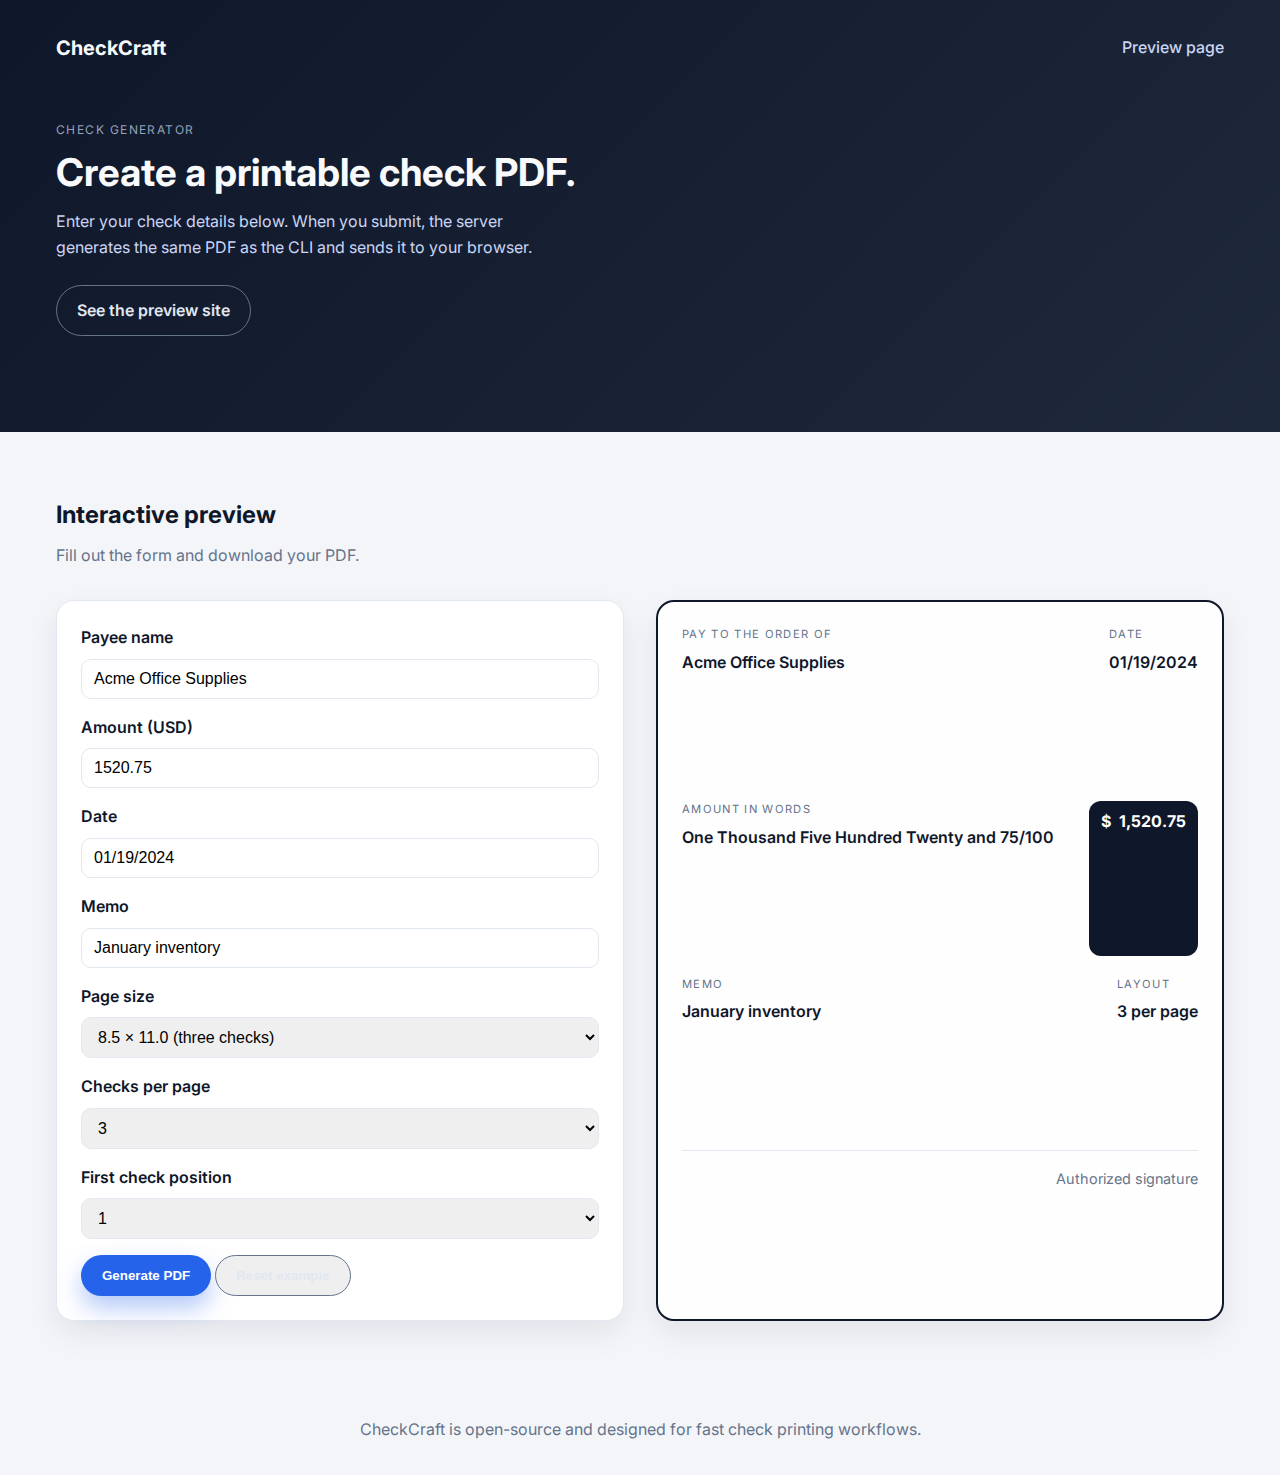
<file: site/index.html>
<!DOCTYPE html>
<html lang="en">
  <head>
    <meta charset="UTF-8" />
    <meta name="viewport" content="width=device-width, initial-scale=1" />
    <title>CheckCraft — Check Generator</title>
    <link rel="stylesheet" href="styles.css" />
    <link rel="preconnect" href="https://fonts.googleapis.com" />
    <link rel="preconnect" href="https://fonts.gstatic.com" crossorigin />
    <link
      href="https://fonts.googleapis.com/css2?family=Inter:wght@400;500;600;700&display=swap"
      rel="stylesheet"
    />
  </head>
  <body>
    <header class="hero">
      <nav class="nav">
        <div class="logo">CheckCraft</div>
        <div class="nav-links">
          <a href="/preview.html">Preview page</a>
        </div>
      </nav>
      <div class="hero-content">
        <div>
          <p class="tag">Check generator</p>
          <h1>Create a printable check PDF.</h1>
          <p class="subtitle">
            Enter your check details below. When you submit, the server generates
            the same PDF as the CLI and sends it to your browser.
          </p>
          <div class="hero-actions">
            <a class="button ghost" href="/preview.html">See the preview site</a>
          </div>
        </div>
      </div>
    </header>

    <main>
      <section id="preview" class="section preview">
        <div class="section-header">
          <h2>Interactive preview</h2>
          <p>Fill out the form and download your PDF.</p>
        </div>
        <div class="preview-grid">
          <form class="card form" id="check-form" method="post" action="/generate">
            <label>
              Payee name
              <input type="text" name="payee" value="Acme Office Supplies" />
            </label>
            <label>
              Amount (USD)
              <input type="number" name="amount" step="0.01" value="1520.75" />
            </label>
            <label>
              Date
              <input type="text" name="date" value="01/19/2024" />
            </label>
            <label>
              Memo
              <input type="text" name="memo" value="January inventory" />
            </label>
            <label>
              Page size
              <select name="page_size" id="page-size">
                <option value="single">8.5 × 4.0 (one check)</option>
                <option value="double">8.5 × 7.5 (two checks)</option>
                <option value="triple" selected>8.5 × 11.0 (three checks)</option>
                <option value="custom">Custom</option>
              </select>
            </label>
            <div class="custom-size" id="custom-size" hidden>
              <label>
                Custom width (inches)
                <input type="number" name="custom_width" step="0.1" value="8.5" />
              </label>
              <label>
                Custom height (inches)
                <input type="number" name="custom_height" step="0.1" value="11" />
              </label>
            </div>
            <label>
              Checks per page
              <select name="checks_per_page">
                <option value="1">1</option>
                <option value="2">2</option>
                <option value="3" selected>3</option>
              </select>
            </label>
            <label>
              First check position
              <select name="position">
                <option value="1" selected>1</option>
                <option value="2">2</option>
                <option value="3">3</option>
              </select>
            </label>
            <button class="button primary" type="submit">Generate PDF</button>
            <button class="button ghost" type="button" id="reset">Reset example</button>
          </form>

          <div class="card check-preview" aria-live="polite">
            <div class="check-top">
              <div>
                <p class="label">Pay to the order of</p>
                <p class="payee" id="preview-payee">Acme Office Supplies</p>
              </div>
              <div>
                <p class="label">Date</p>
                <p class="value" id="preview-date">01/19/2024</p>
              </div>
            </div>
            <div class="check-middle">
              <div>
                <p class="label">Amount in words</p>
                <p class="value" id="preview-words">One Thousand Five Hundred Twenty and 75/100</p>
              </div>
              <div class="amount-box">
                <span>$</span>
                <span id="preview-amount">1,520.75</span>
              </div>
            </div>
            <div class="check-bottom">
              <div>
                <p class="label">Memo</p>
                <p class="value" id="preview-memo">January inventory</p>
              </div>
              <div>
                <p class="label">Layout</p>
                <p class="value" id="preview-layout">3 per page</p>
              </div>
            </div>
            <div class="signature">Authorized signature</div>
          </div>
        </div>
      </section>
    </main>

    <footer>
      <p>CheckCraft is open-source and designed for fast check printing workflows.</p>
    </footer>

    <script src="app.js"></script>
  </body>
</html>
</file>
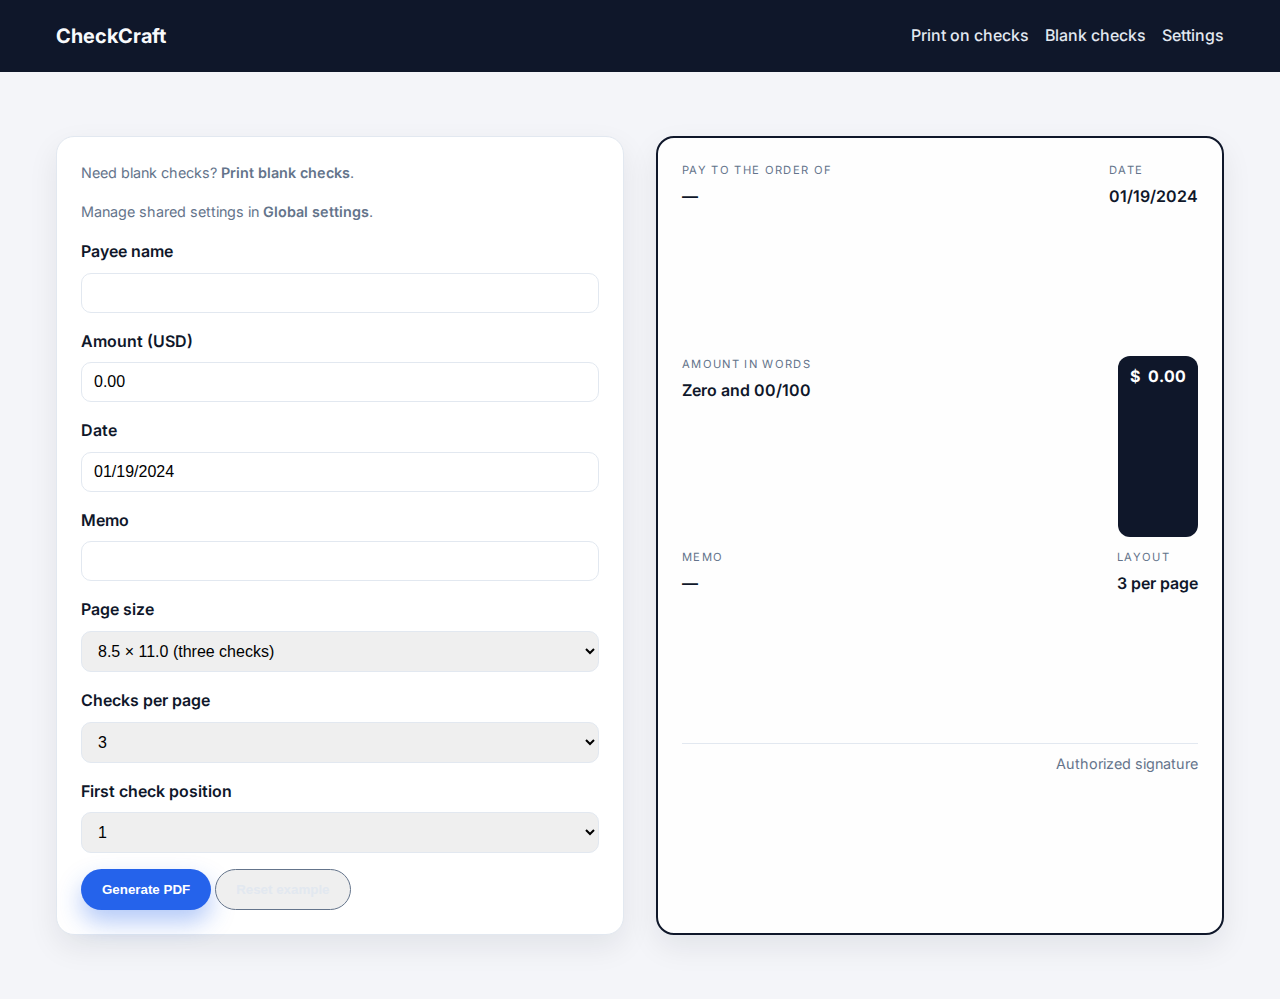
<file: site/generate_check.html>
<!DOCTYPE html>
<html lang="en">
  <head>
    <meta charset="UTF-8" />
    <meta name="viewport" content="width=device-width, initial-scale=1" />
    <title>CheckCraft — Print-ready checks, made simple</title>
    <link rel="stylesheet" href="styles.css" />
    <link rel="preconnect" href="https://fonts.googleapis.com" />
    <link rel="preconnect" href="https://fonts.gstatic.com" crossorigin />
    <link
      href="https://fonts.googleapis.com/css2?family=Inter:wght@400;500;600;700&display=swap"
      rel="stylesheet"
    />
  </head>
  <body>
    <header id="top-nav"></header>
    <main>
      <section id="preview" class="section preview">
        <div class="preview-grid">
          <form class="card form" id="check-form" method="post" action="/generate">
            <p class="form-note">
              Need blank checks? <a href="/blank_checks.html">Print blank checks</a>.
            </p>
            <p class="form-note">
              Manage shared settings in <a href="/settings.html">Global settings</a>.
            </p>
            <label>
              Payee name
              <input type="text" name="payee" value="" />
            </label>
            <label>
              Amount (USD)
              <input type="number" name="amount" step="0.01" value="0.00" />
            </label>
            <label>
              Date
              <input type="text" name="date" value="01/19/2024" />
            </label>
            <label>
              Memo
              <input type="text" name="memo" value="" />
            </label>
            <label>
              Page size
              <select name="page_size" id="page-size">
                <option value="single">8.5 × 4.0 (one check)</option>
                <option value="double">8.5 × 7.5 (two checks)</option>
                <option value="triple" selected>8.5 × 11.0 (three checks)</option>
                <option value="custom">Custom</option>
              </select>
            </label>
            <div class="custom-size" id="custom-size" hidden>
              <label>
                Custom width (inches)
                <input type="number" name="custom_width" step="0.1" value="8.5" />
              </label>
              <label>
                Custom height (inches)
                <input type="number" name="custom_height" step="0.1" value="11" />
              </label>
            </div>
            <label>
              Checks per page
              <select name="checks_per_page">
                <option value="1">1</option>
                <option value="2">2</option>
                <option value="3" selected>3</option>
              </select>
            </label>
            <label>
              First check position
              <select name="position">
                <option value="1" selected>1</option>
                <option value="2">2</option>
                <option value="3">3</option>
              </select>
            </label>
            <button class="button primary" type="submit">Generate PDF</button>
            <button class="button ghost" type="button" id="reset">Reset example</button>
          </form>

          <div class="card check-preview compact" aria-live="polite">
            <div class="check-top">
              <div>
                <p class="label">Pay to the order of</p>
                <p class="payee" id="preview-payee">—</p>
              </div>
              <div>
                <p class="label">Date</p>
                <p class="value" id="preview-date">01/19/2024</p>
              </div>
            </div>
            <div class="check-middle">
              <div>
                <p class="label">Amount in words</p>
                <p class="value" id="preview-words">Zero and 00/100</p>
              </div>
              <div class="amount-box">
                <span>$</span>
                <span id="preview-amount">0.00</span>
              </div>
            </div>
            <div class="check-bottom">
              <div>
                <p class="label">Memo</p>
                <p class="value" id="preview-memo">—</p>
              </div>
              <div>
                <p class="label">Layout</p>
                <p class="value" id="preview-layout">3 per page</p>
              </div>
            </div>
            <div class="signature">Authorized signature</div>
          </div>
        </div>
      </section>
    </main>

    <script src="nav.js"></script>
    <script src="app.js"></script>
  </body>
</html>
</file>
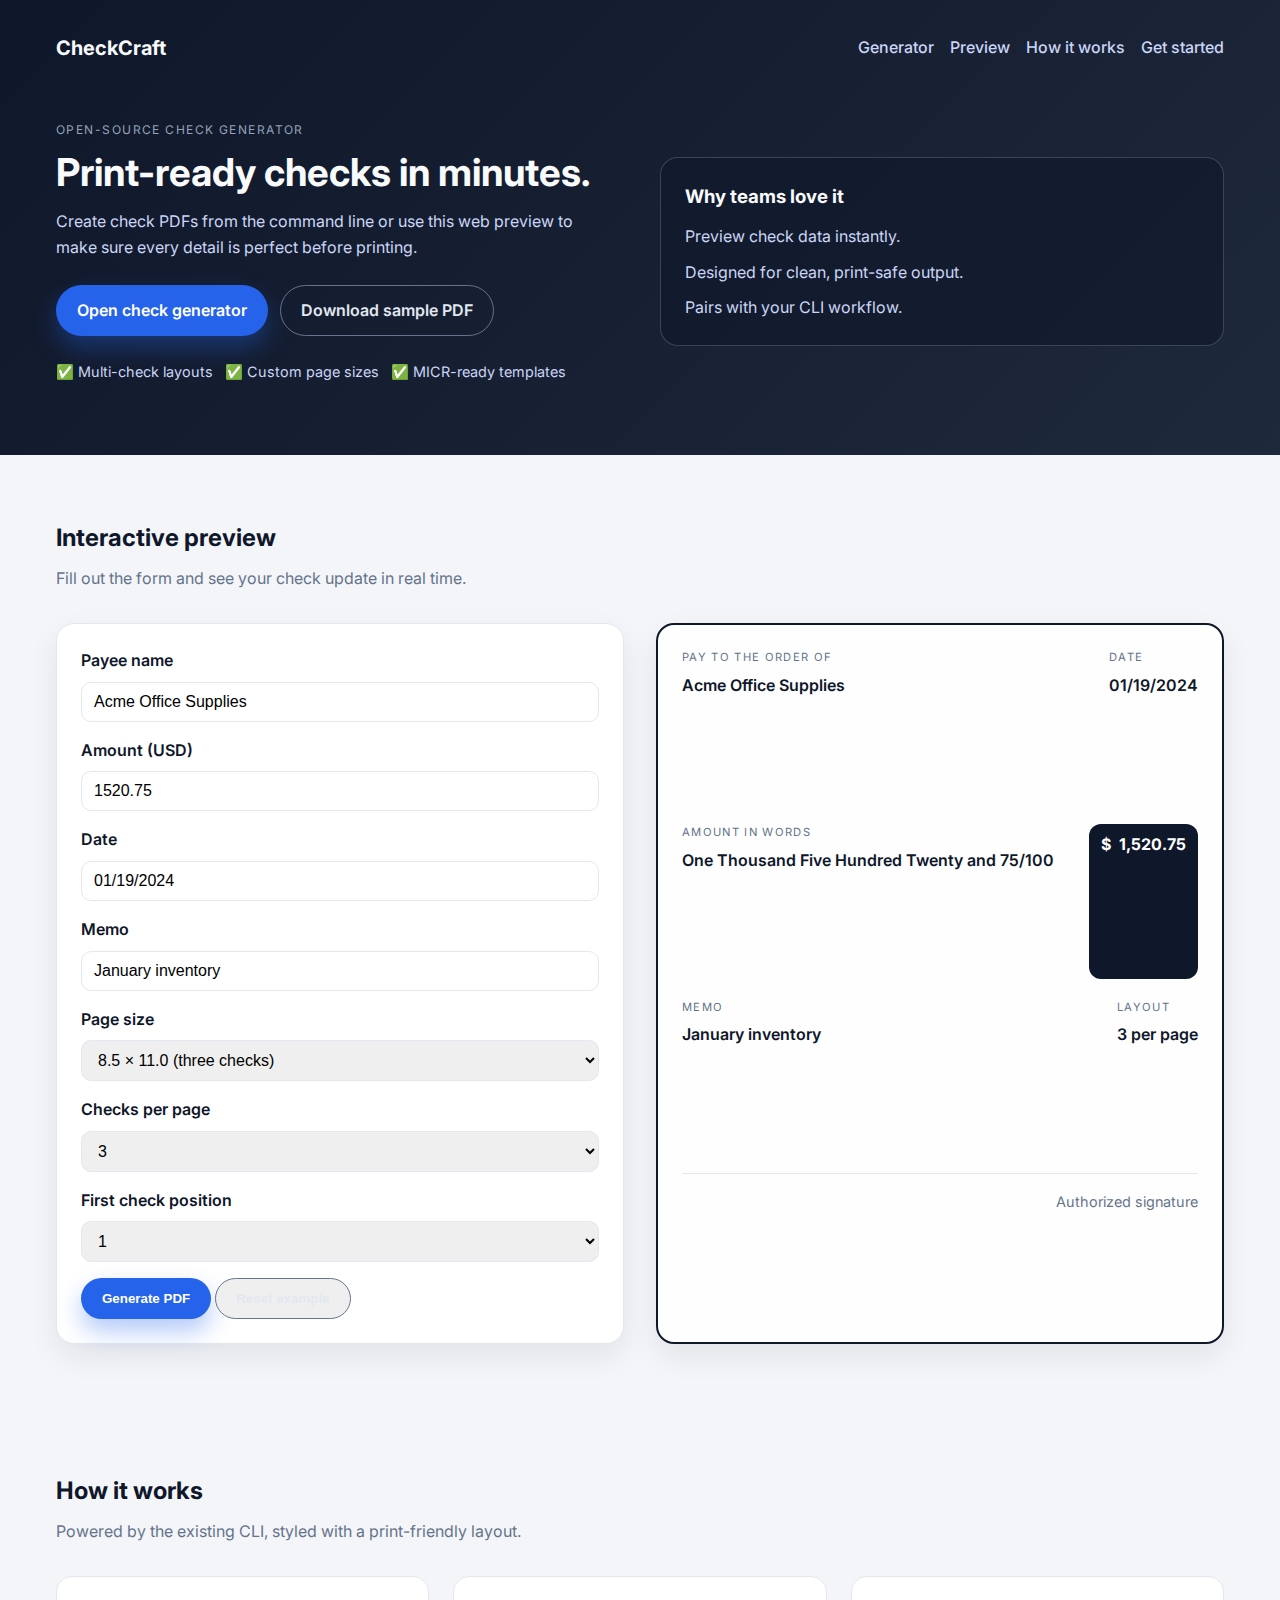
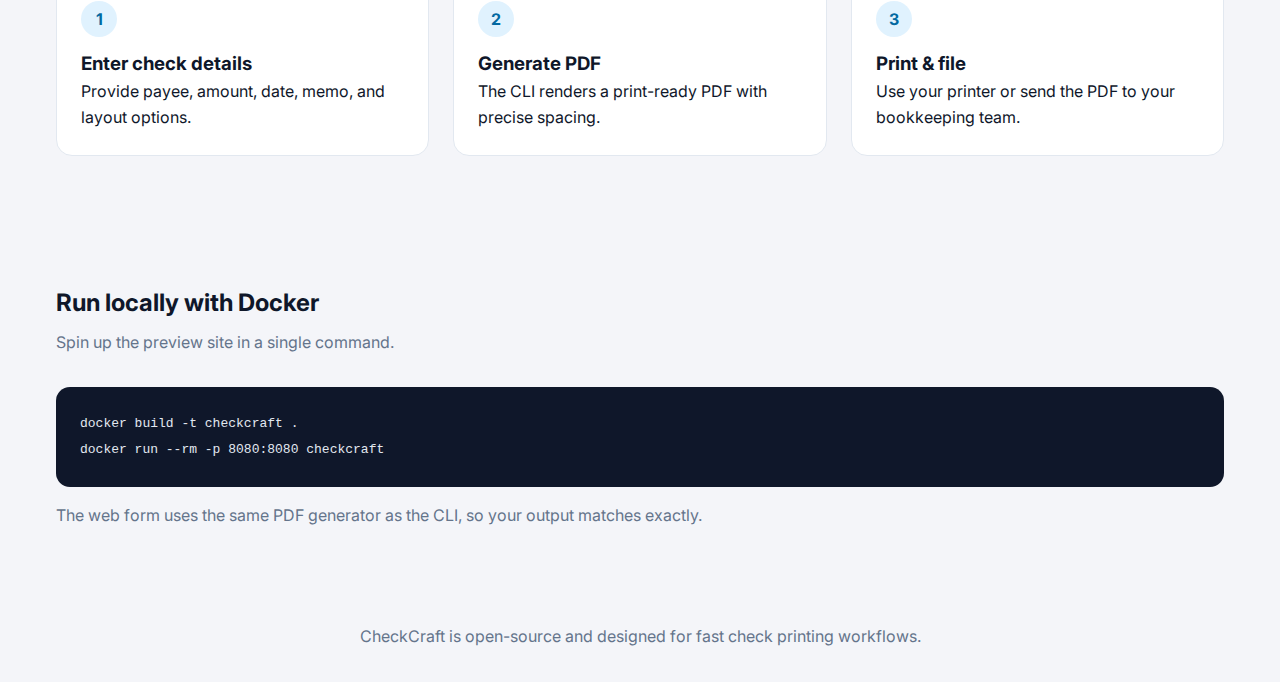
<file: site/preview.html>
<!DOCTYPE html>
<html lang="en">
  <head>
    <meta charset="UTF-8" />
    <meta name="viewport" content="width=device-width, initial-scale=1" />
    <title>CheckCraft — Print-ready checks, made simple</title>
    <link rel="stylesheet" href="styles.css" />
    <link rel="preconnect" href="https://fonts.googleapis.com" />
    <link rel="preconnect" href="https://fonts.gstatic.com" crossorigin />
    <link
      href="https://fonts.googleapis.com/css2?family=Inter:wght@400;500;600;700&display=swap"
      rel="stylesheet"
    />
  </head>
  <body>
    <header class="hero">
      <nav class="nav">
        <div class="logo">CheckCraft</div>
        <div class="nav-links">
          <a href="/">Generator</a>
          <a href="#preview">Preview</a>
          <a href="#how">How it works</a>
          <a href="#get-started">Get started</a>
        </div>
      </nav>
      <div class="hero-content">
        <div>
          <p class="tag">Open-source check generator</p>
          <h1>Print-ready checks in minutes.</h1>
          <p class="subtitle">
            Create check PDFs from the command line or use this web preview to make
            sure every detail is perfect before printing.
          </p>
          <div class="hero-actions">
            <a class="button primary" href="/">Open check generator</a>
            <a class="button ghost" href="sample-check.pdf" download>Download sample PDF</a>
          </div>
          <div class="hero-badges">
            <span>✅ Multi-check layouts</span>
            <span>✅ Custom page sizes</span>
            <span>✅ MICR-ready templates</span>
          </div>
        </div>
        <div class="hero-card">
          <h3>Why teams love it</h3>
          <ul>
            <li>Preview check data instantly.</li>
            <li>Designed for clean, print-safe output.</li>
            <li>Pairs with your CLI workflow.</li>
          </ul>
        </div>
      </div>
    </header>

    <main>
      <section id="preview" class="section preview">
        <div class="section-header">
          <h2>Interactive preview</h2>
          <p>Fill out the form and see your check update in real time.</p>
        </div>
        <div class="preview-grid">
          <form class="card form" id="check-form" method="post" action="/generate">
            <label>
              Payee name
              <input type="text" name="payee" value="Acme Office Supplies" />
            </label>
            <label>
              Amount (USD)
              <input type="number" name="amount" step="0.01" value="1520.75" />
            </label>
            <label>
              Date
              <input type="text" name="date" value="01/19/2024" />
            </label>
            <label>
              Memo
              <input type="text" name="memo" value="January inventory" />
            </label>
            <label>
              Page size
              <select name="page_size" id="page-size">
                <option value="single">8.5 × 4.0 (one check)</option>
                <option value="double">8.5 × 7.5 (two checks)</option>
                <option value="triple" selected>8.5 × 11.0 (three checks)</option>
                <option value="custom">Custom</option>
              </select>
            </label>
            <div class="custom-size" id="custom-size" hidden>
              <label>
                Custom width (inches)
                <input type="number" name="custom_width" step="0.1" value="8.5" />
              </label>
              <label>
                Custom height (inches)
                <input type="number" name="custom_height" step="0.1" value="11" />
              </label>
            </div>
            <label>
              Checks per page
              <select name="checks_per_page">
                <option value="1">1</option>
                <option value="2">2</option>
                <option value="3" selected>3</option>
              </select>
            </label>
            <label>
              First check position
              <select name="position">
                <option value="1" selected>1</option>
                <option value="2">2</option>
                <option value="3">3</option>
              </select>
            </label>
            <button class="button primary" type="submit">Generate PDF</button>
            <button class="button ghost" type="button" id="reset">Reset example</button>
          </form>

          <div class="card check-preview" aria-live="polite">
            <div class="check-top">
              <div>
                <p class="label">Pay to the order of</p>
                <p class="payee" id="preview-payee">Acme Office Supplies</p>
              </div>
              <div>
                <p class="label">Date</p>
                <p class="value" id="preview-date">01/19/2024</p>
              </div>
            </div>
            <div class="check-middle">
              <div>
                <p class="label">Amount in words</p>
                <p class="value" id="preview-words">One Thousand Five Hundred Twenty and 75/100</p>
              </div>
              <div class="amount-box">
                <span>$</span>
                <span id="preview-amount">1,520.75</span>
              </div>
            </div>
            <div class="check-bottom">
              <div>
                <p class="label">Memo</p>
                <p class="value" id="preview-memo">January inventory</p>
              </div>
              <div>
                <p class="label">Layout</p>
                <p class="value" id="preview-layout">3 per page</p>
              </div>
            </div>
            <div class="signature">Authorized signature</div>
          </div>
        </div>
      </section>

      <section id="how" class="section steps">
        <div class="section-header">
          <h2>How it works</h2>
          <p>Powered by the existing CLI, styled with a print-friendly layout.</p>
        </div>
        <div class="steps-grid">
          <div class="step">
            <span>1</span>
            <h3>Enter check details</h3>
            <p>Provide payee, amount, date, memo, and layout options.</p>
          </div>
          <div class="step">
            <span>2</span>
            <h3>Generate PDF</h3>
            <p>The CLI renders a print-ready PDF with precise spacing.</p>
          </div>
          <div class="step">
            <span>3</span>
            <h3>Print &amp; file</h3>
            <p>Use your printer or send the PDF to your bookkeeping team.</p>
          </div>
        </div>
      </section>

      <section id="get-started" class="section get-started">
        <div class="section-header">
          <h2>Run locally with Docker</h2>
          <p>Spin up the preview site in a single command.</p>
        </div>
        <div class="code-block">
          <code>
            docker build -t checkcraft .
            <br />
            docker run --rm -p 8080:8080 checkcraft
          </code>
        </div>
        <p class="note">
          The web form uses the same PDF generator as the CLI, so your output
          matches exactly.
        </p>
      </section>
    </main>

    <footer>
      <p>CheckCraft is open-source and designed for fast check printing workflows.</p>
    </footer>

    <script src="app.js"></script>
  </body>
</html>
</file>
<file: site/styles.css>
:root {
  color-scheme: light;
  --bg: #f4f5f9;
  --card: #ffffff;
  --text: #0f172a;
  --muted: #64748b;
  --primary: #2563eb;
  --primary-dark: #1e40af;
  --border: #e2e8f0;
  --accent: #0f766e;
  font-family: "Inter", system-ui, -apple-system, sans-serif;
}

* {
  box-sizing: border-box;
  margin: 0;
  padding: 0;
}

body {
  background: var(--bg);
  color: var(--text);
  line-height: 1.6;
}

a {
  color: inherit;
  text-decoration: none;
}

.hero {
  background: linear-gradient(135deg, #0f172a, #1e293b);
  color: #f8fafc;
  padding: 32px 56px 72px;
}

.nav {
  display: flex;
  align-items: center;
  justify-content: space-between;
  margin-bottom: 56px;
}

.nav-links {
  display: flex;
  flex-wrap: wrap;
  gap: 16px;
}

.logo {
  font-weight: 700;
  font-size: 1.25rem;
}

.nav-links a {
  font-weight: 500;
  color: #cbd5f5;
}

#top-nav {
  background: #0f172a;
  color: #f8fafc;
  padding: 20px 56px;
}

#top-nav .nav {
  margin-bottom: 0;
}

#top-nav .nav-links a {
  color: #e2e8f0;
}

.hero-content {
  display: grid;
  grid-template-columns: repeat(auto-fit, minmax(260px, 1fr));
  gap: 40px;
  align-items: center;
}

.tag {
  text-transform: uppercase;
  letter-spacing: 0.12em;
  font-size: 0.75rem;
  color: #94a3b8;
  margin-bottom: 12px;
}

.hero h1 {
  font-size: clamp(2.3rem, 3vw, 3.2rem);
  line-height: 1.1;
  margin-bottom: 16px;
}

.subtitle {
  color: #cbd5f5;
  max-width: 520px;
  margin-bottom: 24px;
}

.hero-actions {
  display: flex;
  flex-wrap: wrap;
  gap: 12px;
  margin-bottom: 24px;
}

.button {
  display: inline-flex;
  align-items: center;
  justify-content: center;
  padding: 12px 20px;
  border-radius: 999px;
  border: 1px solid transparent;
  font-weight: 600;
  transition: transform 0.2s ease, box-shadow 0.2s ease;
}

.button.primary {
  background: var(--primary);
  color: #fff;
  box-shadow: 0 12px 24px rgba(37, 99, 235, 0.35);
}

.button.primary:hover {
  transform: translateY(-1px);
  box-shadow: 0 16px 30px rgba(37, 99, 235, 0.4);
}

.button.ghost {
  border-color: #64748b;
  color: #e2e8f0;
}

.hero-badges {
  display: flex;
  flex-wrap: wrap;
  gap: 12px;
  font-size: 0.9rem;
  color: #cbd5f5;
}

.hero-card {
  background: rgba(15, 23, 42, 0.6);
  border: 1px solid rgba(148, 163, 184, 0.3);
  padding: 24px;
  border-radius: 18px;
}

.hero-card h3 {
  margin-bottom: 12px;
}

.hero-card ul {
  list-style: none;
  display: grid;
  gap: 10px;
  color: #cbd5f5;
}

.section {
  padding: 64px 56px;
}

.section-header {
  margin-bottom: 32px;
}

.section-header p {
  color: var(--muted);
  margin-top: 8px;
}

.preview-grid {
  display: grid;
  grid-template-columns: repeat(auto-fit, minmax(280px, 1fr));
  gap: 32px;
}

.card {
  background: var(--card);
  border-radius: 18px;
  border: 1px solid var(--border);
  padding: 24px;
  box-shadow: 0 12px 30px rgba(15, 23, 42, 0.08);
}

.form label {
  display: grid;
  gap: 8px;
  font-weight: 600;
  margin-bottom: 16px;
  color: var(--text);
}

.form-note {
  margin: 0 0 16px;
  font-size: 0.9rem;
  color: var(--muted);
}

.form-note a {
  color: inherit;
  font-weight: 600;
}

.form input,
.form select,
.form textarea {
  padding: 10px 12px;
  border-radius: 10px;
  border: 1px solid var(--border);
  font-size: 1rem;
}

.custom-size {
  display: grid;
  gap: 12px;
  margin-bottom: 16px;
}

.custom-size[hidden] {
  display: none;
}

.preset-controls {
  border: 1px solid var(--border);
  border-radius: 14px;
  padding: 16px;
  margin-bottom: 16px;
  display: grid;
  gap: 12px;
  background: #f8fafc;
}

.preset-controls .button {
  width: fit-content;
}

.preset-status {
  margin: 0;
  font-size: 0.85rem;
  color: var(--muted);
}

.preset-status.error {
  color: #b91c1c;
}

.preset-status.error a,
.status.error a {
  color: var(--primary);
  text-decoration: underline;
}

.form-callout {
  border: 1px solid var(--border);
  border-radius: 16px;
  padding: 16px;
  margin-bottom: 16px;
  display: grid;
  gap: 12px;
  background: #f8fafc;
}

.callout-title {
  margin: 0;
  font-weight: 700;
  color: #0f172a;
}

.status {
  margin: 0;
  font-size: 0.85rem;
  color: var(--muted);
}

.status.error {
  color: #b91c1c;
}

.action-row {
  display: flex;
  flex-wrap: wrap;
  gap: 12px;
}

.tips {
  margin: 0 0 24px;
  padding-left: 18px;
  color: var(--muted);
  display: grid;
  gap: 8px;
}

.check-preview {
  display: grid;
  gap: 20px;
  background: #fefefe;
  border: 2px solid #0f172a;
}

.check-preview.compact {
  gap: 12px;
}

.check-preview.compact .label {
  margin-bottom: 4px;
}

.check-preview.compact .signature {
  padding-top: 8px;
}

.check-top,
.check-middle,
.check-bottom {
  display: flex;
  justify-content: space-between;
  gap: 24px;
  flex-wrap: wrap;
}

.label {
  text-transform: uppercase;
  font-size: 0.7rem;
  letter-spacing: 0.12em;
  color: var(--muted);
  margin-bottom: 6px;
}

.value,
.payee {
  font-size: 1rem;
  font-weight: 600;
}

.amount-box {
  background: #0f172a;
  color: #fff;
  padding: 8px 12px;
  border-radius: 12px;
  display: inline-flex;
  gap: 8px;
  font-weight: 700;
}

.signature {
  border-top: 1px solid var(--border);
  padding-top: 16px;
  text-align: right;
  font-size: 0.9rem;
  color: var(--muted);
}

.steps-grid {
  display: grid;
  grid-template-columns: repeat(auto-fit, minmax(220px, 1fr));
  gap: 24px;
}

.step {
  background: var(--card);
  padding: 24px;
  border-radius: 16px;
  border: 1px solid var(--border);
}

.step span {
  display: inline-flex;
  width: 36px;
  height: 36px;
  align-items: center;
  justify-content: center;
  border-radius: 50%;
  background: #e0f2fe;
  color: #0369a1;
  font-weight: 700;
  margin-bottom: 12px;
}

.code-block {
  background: #0f172a;
  color: #e2e8f0;
  padding: 24px;
  border-radius: 14px;
  font-family: "SFMono-Regular", Consolas, "Liberation Mono", Menlo, monospace;
  margin-bottom: 16px;
  overflow-x: auto;
}

.note {
  color: var(--muted);
}

footer {
  padding: 32px 56px;
  text-align: center;
  color: var(--muted);
}

@media (max-width: 720px) {
  .hero,
  .section,
  footer {
    padding-left: 24px;
    padding-right: 24px;
  }

  .nav {
    flex-direction: column;
    align-items: flex-start;
    gap: 16px;
  }

  .nav-links {
    display: flex;
    flex-wrap: wrap;
    gap: 16px;
  }

  .nav-links a {
    margin-left: 0;
  }
}
</file>
